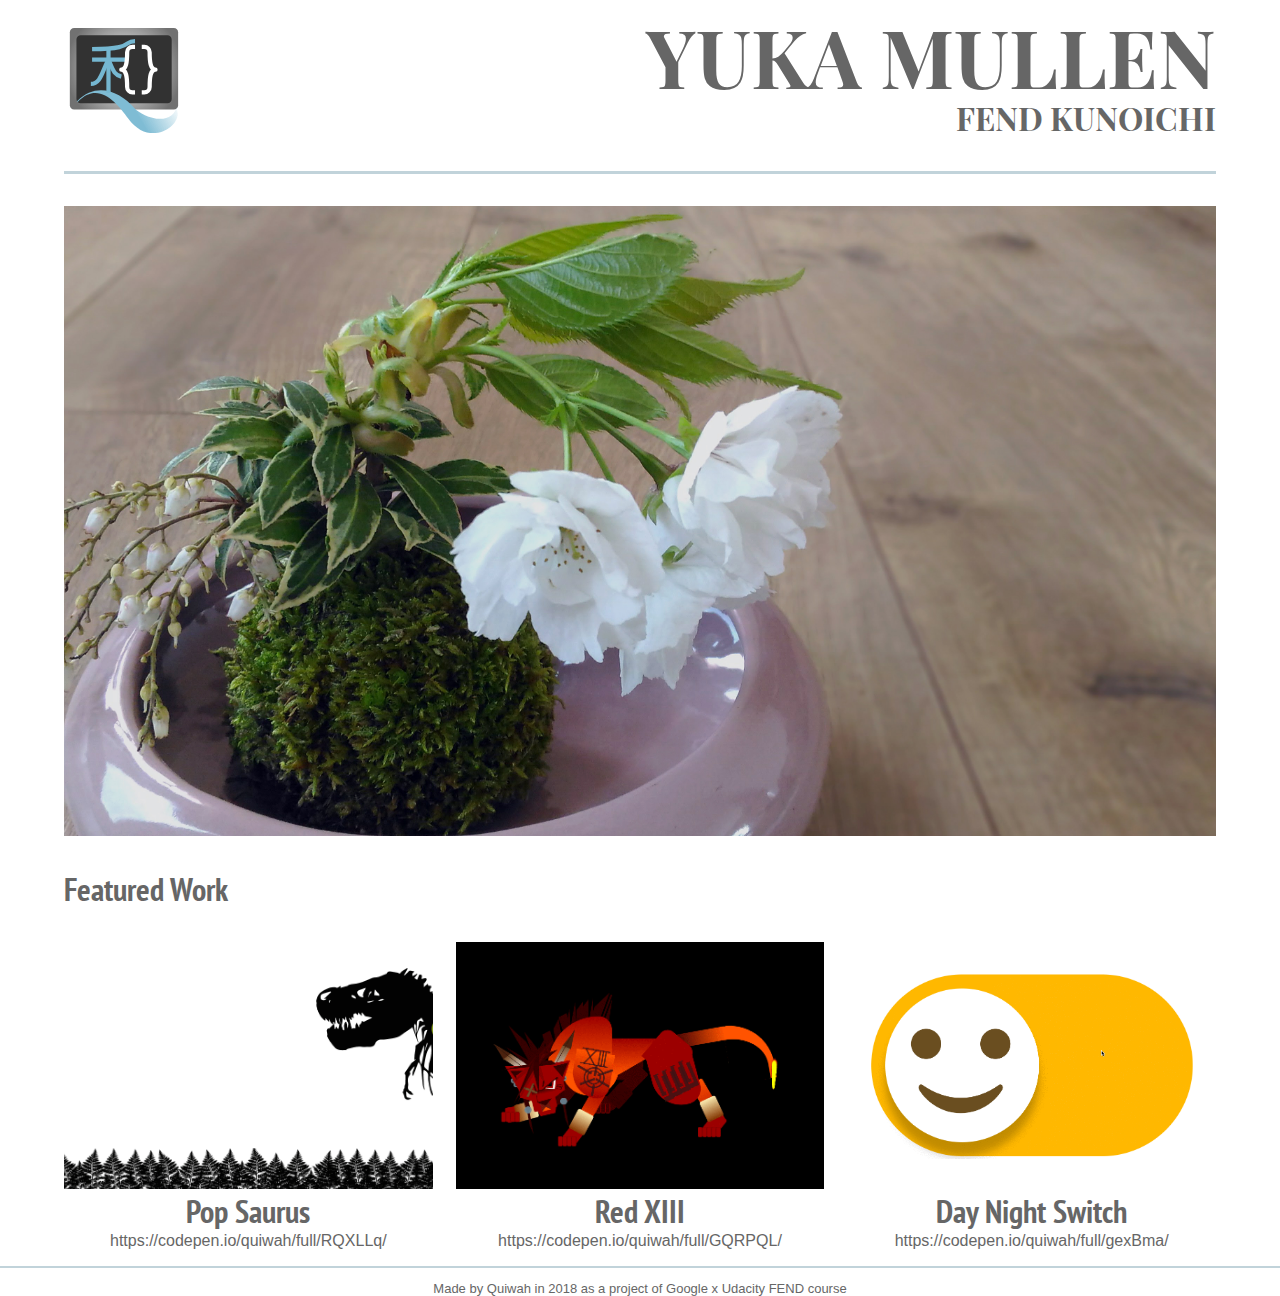
<file: index.html>
<!DOCTYPE html>
<html lang="en">
<head>
    <meta charset="UTF-8">
    <meta name="viewport" content="width=device-width, initial-scale=1.0">
    <meta http-equiv="X-UA-Compatible" content="ie=edge">
    <link rel="stylesheet" href="css/styles.css">
    <link href="https://fonts.googleapis.com/css?family=Playfair+Display+SC" rel="stylesheet">
    <link href="https://fonts.googleapis.com/css?family=PT+Sans+Narrow" rel="stylesheet">
    <link rel="shortcut icon" href="images/logo.ico">
    <title>Quiwah's portfolio</title>
</head>
<body>
    <header>
        <img src="images/logo.svg" alt="logo">
        <section id="page-title">
            <h1>YUKA MULLEN</h1>
            <h2>FEND KUNOICHI</h2>
        </section>
    </header>
    <main>
        <div id="main-image"></div>
        <h3>Featured Work</h3>
        <ul id="featured-work">
            <li class="work-items">
                <a href="https://codepen.io/quiwah/full/RQXLLq/" target="_blank">
                    <div class="work-images ps"></div>
                    <h4>Pop Saurus</h4>https://codepen.io/quiwah/full/RQXLLq/
                </a>
            </li>
            <li class="work-items">
                <a href="https://codepen.io/quiwah/full/GQRPQL/" target="_blank">
                    <div class="work-images r13"></div>
                    <h4>Red XIII</h4>https://codepen.io/quiwah/full/GQRPQL/
                </a>
            </li>
            <li class="work-items">
                <a href="https://codepen.io/quiwah/full/gexBma/" target="_blank">
                    <div class="work-images dn"></div>
                    <h4>Day Night Switch</h4>https://codepen.io/quiwah/full/gexBma/
                </a>
            </li>
        </ul>
    </main>
    <footer>
        Made by <a href="https://github.com/Quiwah">Quiwah</a> in 2018 as a project of <a href="https://www.udacity.com/course/front-end-web-developer-nanodegree--nd001" target="_blank">Google x Udacity FEND course</a>
    </footer>
</body>
</html>
</file>
<file: css/styles.css>
body {
    margin: 0;
    padding: 0;
    box-sizing: border-box;
    max-width:100%;
    width:100vw;
    color: #666;
    font-family:-apple-system, BlinkMacSystemFont, "Helvetica Neue", "Segoe UI", sans-serif;
}

h1 {
    line-height: 1em;
}

h1,
h2 {
    font-family: "Playfair Display SC", serif;
    margin: 0;
}

h3,
h4 {
    font-family: "PT Sans Narrow", sans-serif;
}

main {
    width: 90vw;
    margin: 0 auto;
}

/*
Header
*/
header {
    width: 90vw;
    margin-left: auto;
    margin-right: auto;
    display: flex;
}

header img {
    margin-right: auto;
}

#page-title {
    text-align: right;
}

/*
main
*/
#main-image {
    width: 90vw;
    margin-left: auto;
    margin-right: auto;
    background-image: url(../images/kokedama.jpg);
    background-position: center;
    background-size: cover;
}

/*
Works
*/
#featured-work {
    display: flex;
    padding: 0;
}

.work-items {
height: 50%;
list-style: none;
text-align: center;
position: relative;
}

.work-items a {
    text-decoration: none;
    color: #666;
}

.work-images {
    position: absolute;
    top: 0;
    width: 100%;
    height: 80%;
}

.ps {
    background: url(../images/popSaurus.gif) center center / cover;
}

.r13 {
    background: url(../images/redXIII.gif) center center / contain no-repeat;
    background-color: black;
}

.dn {
    background: url(../images/dayNight.gif) center center / contain no-repeat;
    margin-right: 0;
}

/*
Footer
*/
footer {
    border-top: #c1d3da solid 2px;
    font-size: small;
    text-align: center;
    padding-top: 1em;
}

footer a {
    text-decoration: none;
    color: #666;
}

footer a:hover {
    color: #c1d3da;
}

/*
responsive
*/
@media screen and (max-width: 639px) {
    body {
        margin-top: 0;
    }

    h1 {
        font-size: 2em;
    }

    h2 {
        font-weight: 100;
    }

    h3 {
        font-size: 1.5em;
    }

    h4 {
        font-size: 1.5em;
        margin: 50% 0 0 0;
        padding-top: 1.6em;
    }

    header {
        border-bottom: #c1d3da solid 3px;
        height: 15vh;
        margin-bottom: 1em;
        align-items: center;
        justify-items: center;
    }

    header img {
        width: 70px;
        height: 70px;
    }

    #page-title {
        height: 10vh;
    }

    #featured-work {
        flex-direction: column;
    }

    .work-items {
        width: 100%;
        margin: 5% 0 2% 0;
    }
}

@media screen and (min-width: 640px) {
    header {
        border-bottom: #c1d3da solid 3px;
        margin-top: 1em;
        margin-bottom: 2em;
    }
}

@media screen and (min-width: 640px) and (max-width: 999px) {
    h1 {
        font-size: 3em;
    }

    h2 {
        font-size: 1.6em;
    }

    h3 {
        font-size: 2em;
        margin-bottom: 0;
    }

    h4 {
        font-size: 1.6em;
        margin: 50% 0 0 0;
        padding-top: 1.5em;
    }

    header img {
        width: 100px;
        height: 100px;
    }

    #featured-work {
        flex-wrap: wrap;
        margin-top: 0;
    }

    .work-items {
        width: 49%;
        margin: 5% 2% 2% 0;
    }

    .work-items:nth-child(2) {
        margin-right: 0;
    }
}

@media screen and (min-width: 1000px) {
    h1 {
        font-size: 5em;
    }

    h2 {
        font-size: 2em;
        margin-bottom: 1em;
    }

    h3 {
        font-size: 2em;
    }

    h4 {
        font-size: 2em;
        margin: 50% 0 0 0;
        padding-top: 2em;
    }

    header img {
        width: 120px;
        height: 120px;
    }

    .work-items {
        width: calc((100% - 4%)/3);
        margin-right: 2%;
    }

    .work-items:nth-child(3) {
        margin-right: 0;
    }
}

@media screen and (orientation: landscape) and (max-width: 999px) {
    header {
        padding: 1em 0 0.5em 0;
    }
    
    #page-title {
        height: 20vh;
    }
    
    #main-image {
        height: 60vh;
    }
}

@media screen and (orientation: landscape) and (min-width: 1000px) {
    #main-image {
        height: 70vh;
    }
}

@media screen and (orientation: portrait) {
    #main-image {
        height: 35vh;
    }
}

/*
iPhone 5
*/
@media screen and (max-width: 400px) {
    h1 {
        font-size: 1.5em !important;
    }

    h2 {
        font-size: 1.2em !important;
    }
}
</file>
